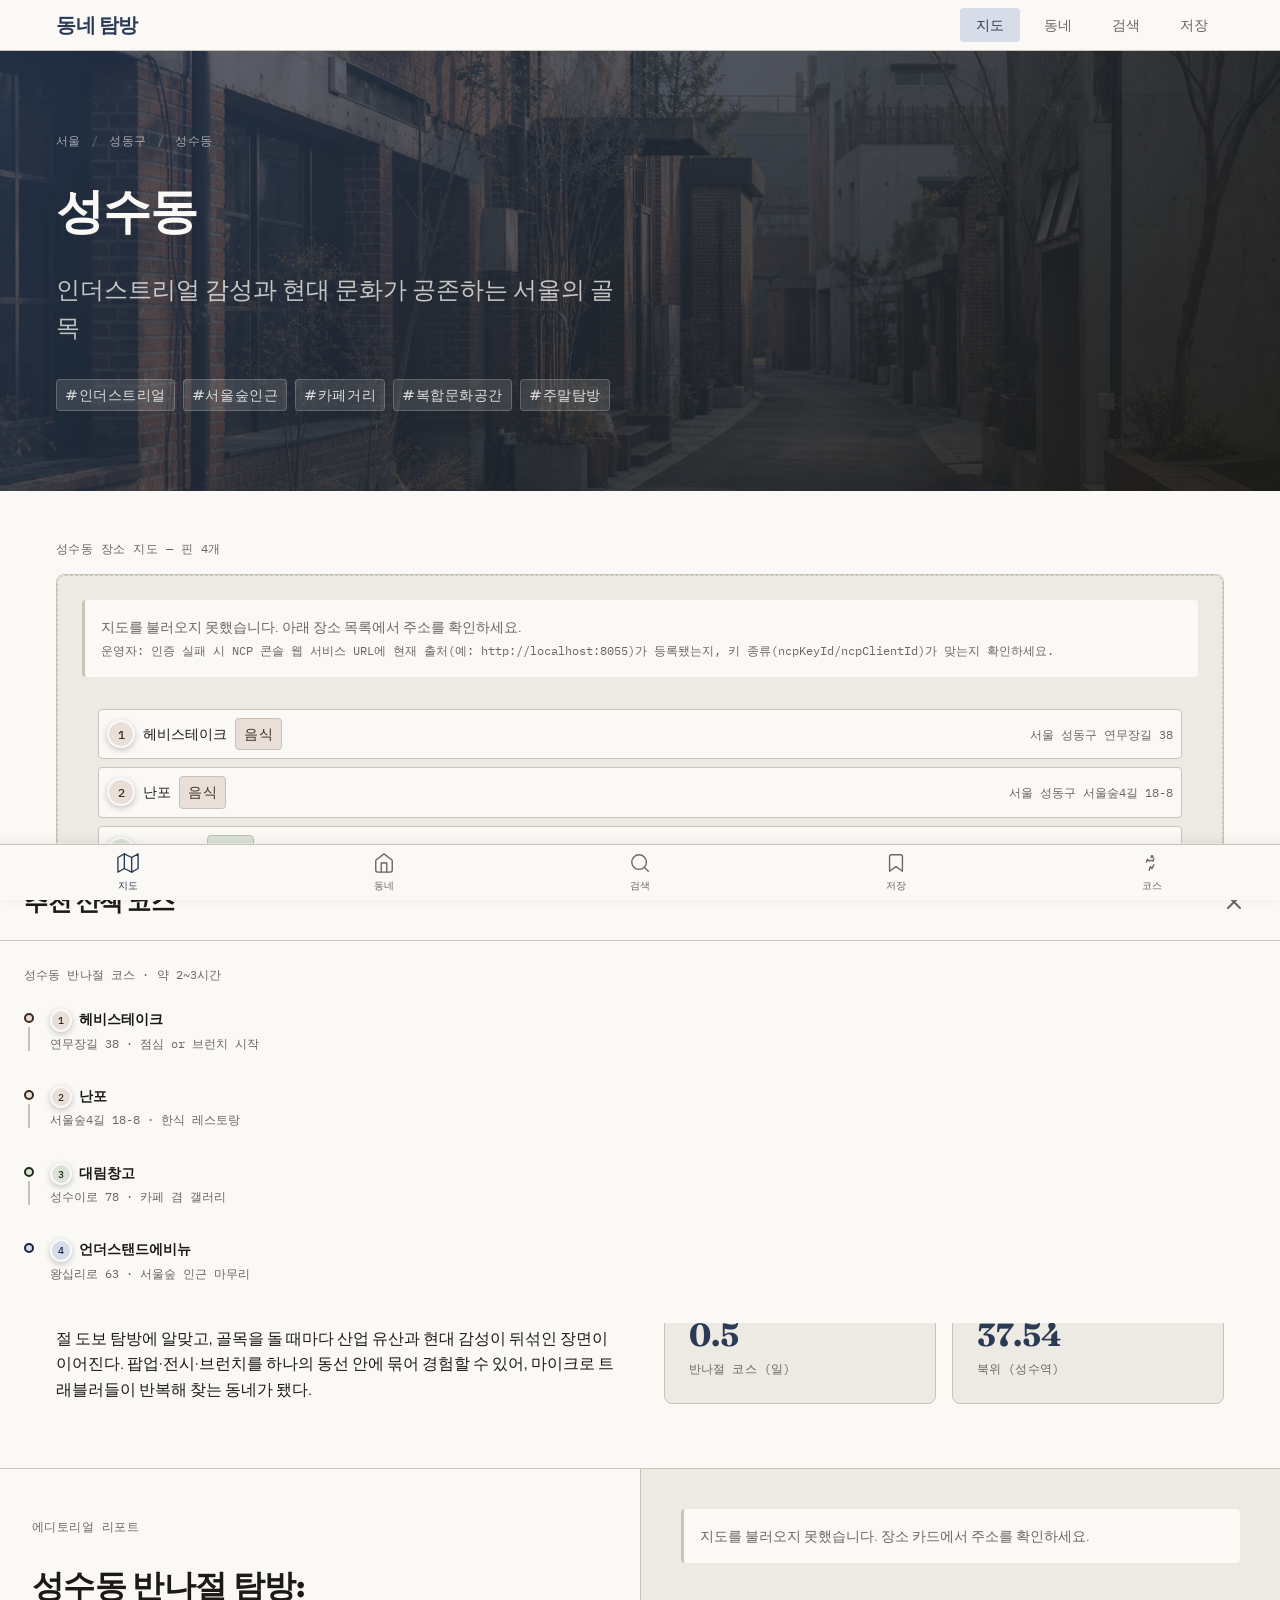
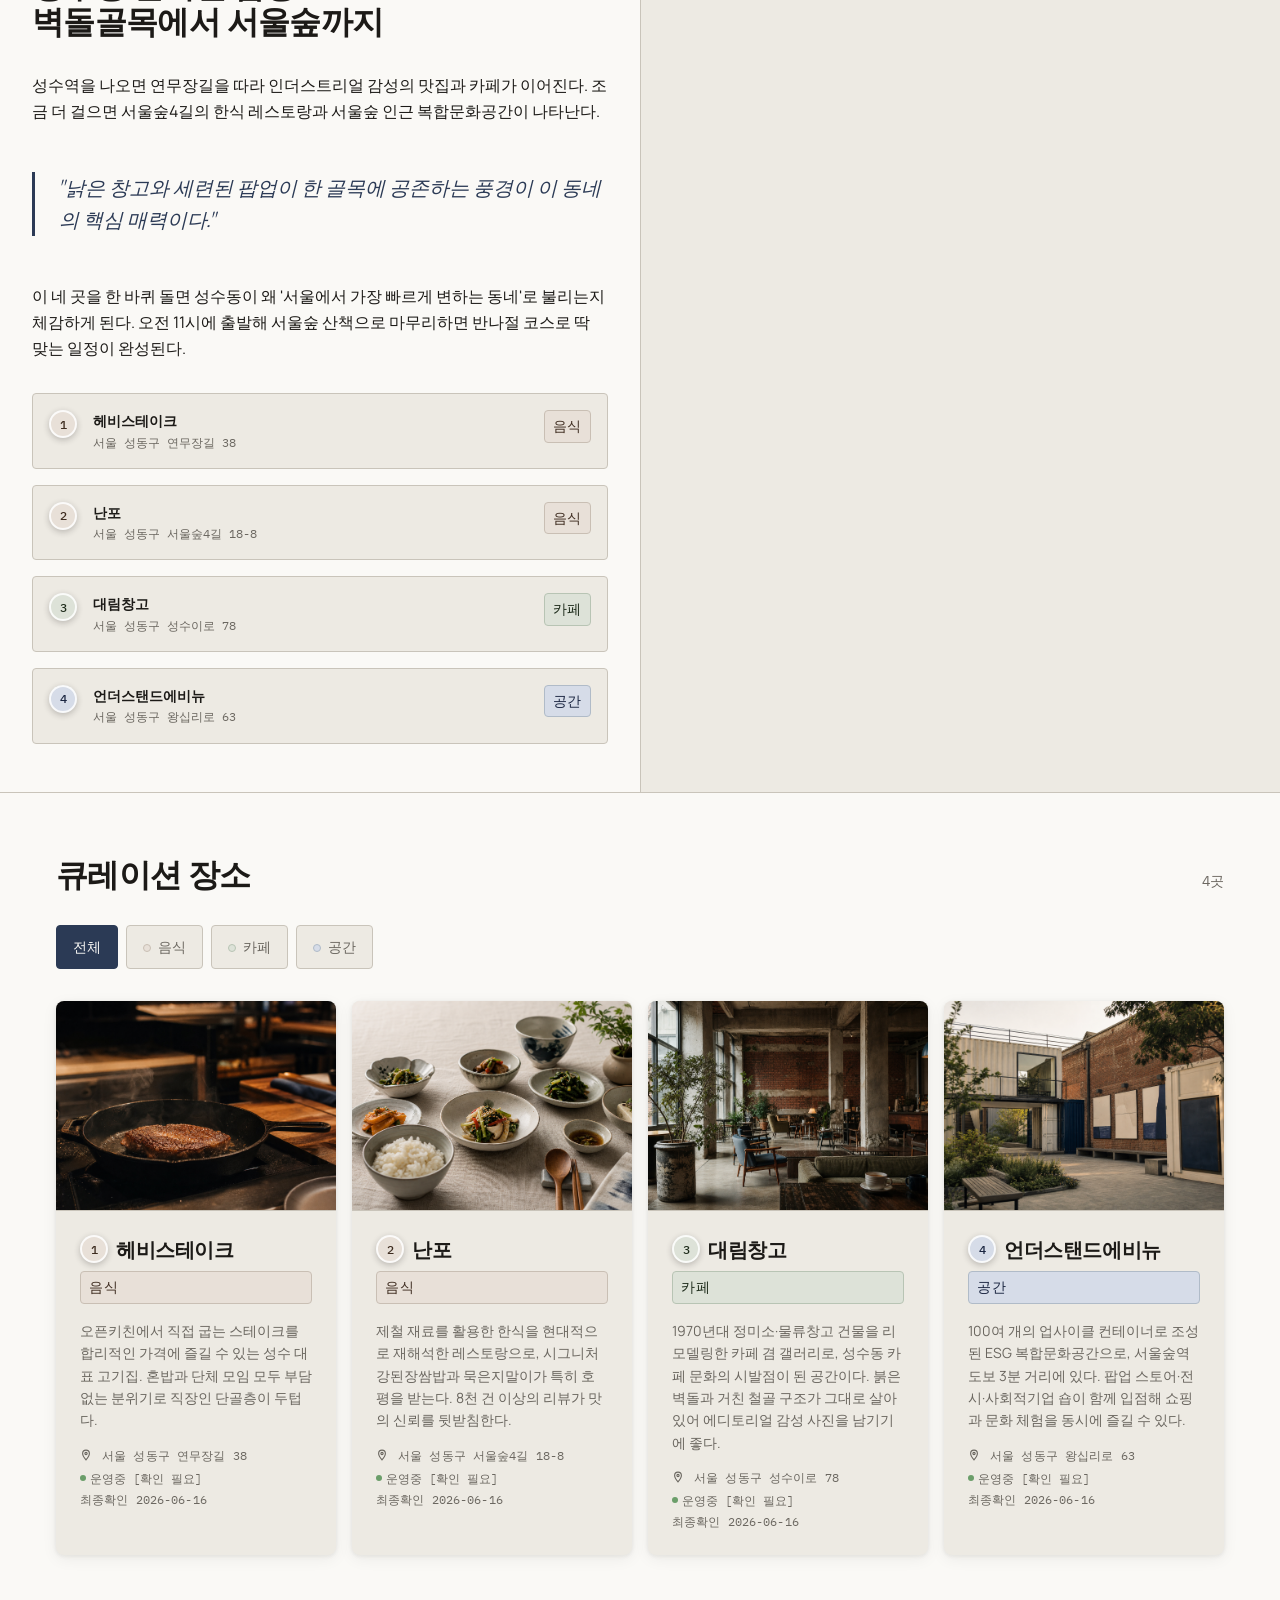
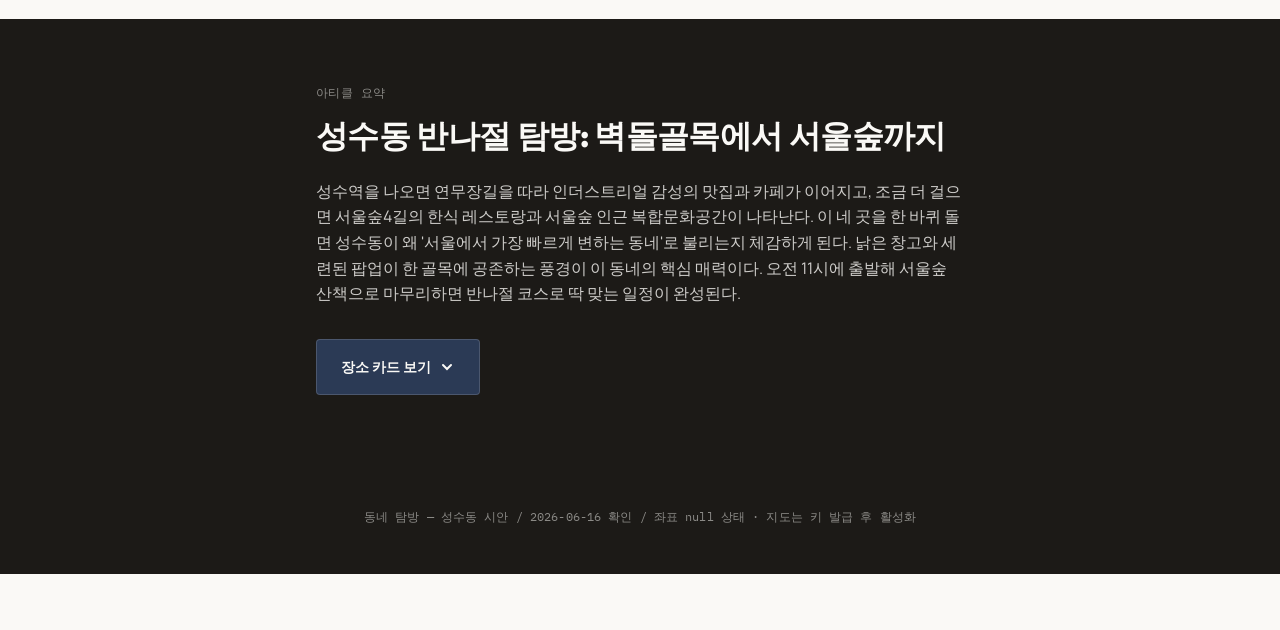
<file: artifacts/final/index.html>
<!DOCTYPE html>
<html lang="ko">
<head>
  <meta charset="UTF-8">
  <meta name="viewport" content="width=device-width, initial-scale=1.0">
  <meta name="description" content="성수동 반나절 탐방: 벽돌골목에서 서울숲까지 — 인더스트리얼 감성의 맛집·카페·복합문화공간 4곳 큐레이션">
  <title>성수동 — 동네 탐방 로컬 여행 블로그</title>

  <!-- 폰트 CDN: Fraunces · Manrope · IBM Plex Mono -->
  <link rel="preconnect" href="https://fonts.googleapis.com">
  <link rel="preconnect" href="https://fonts.gstatic.com" crossorigin>
  <link href="https://fonts.googleapis.com/css2?family=Fraunces:ital,opsz,wght@0,9..144,300;0,9..144,600;0,9..144,700;1,9..144,300&family=IBM+Plex+Mono:wght@400;500&family=Manrope:wght@400;500;600&display=swap" rel="stylesheet">

  <!--
    네이버 지도 SDK
    [사용자 게이트 G1] NCP 콘솔(https://console.ncloud.com/)에서 발급한 Client ID로
    아래 YOUR_CLIENT_ID를 교체하세요.
    - 신버전 키: ncpKeyId=발급받은_CLIENT_ID
    - 구버전 키: ncpKeyId를 ncpClientId로 변경
    [사용자 게이트 G2] NCP 콘솔 > 앱 > 서비스 환경 > 웹 서비스 URL에
    http://localhost:8000 을 등록한 뒤 정적 서버로 여세요 (file:// 불가).
  -->
  <script
    src="https://oapi.map.naver.com/openapi/v3/maps.js?ncpKeyId=i0wcwq70i3"
    onerror="window.__NMAP_FAILED=true"
  ></script>

  <style>
    /* =====================================================
       DESIGN TOKENS — :root 커스텀 프로퍼티
       출처: artifacts/design/design-tokens.md
    ===================================================== */
    :root {
      /* COLOR — Warm Neutral 5단 */
      --color-neutral-50:  #FAF9F6;
      --color-neutral-100: #EDEAE3;
      --color-neutral-300: #C9C4BA;
      --color-neutral-500: #6B6760;
      --color-neutral-900: #1C1A17;

      /* COLOR — Primary (잉크 블루) */
      --color-primary:        #2B3A55;
      --color-primary-light:  #3D5278;
      --color-primary-subtle: #D6DCE8;

      /* COLOR — 태그 3색 */
      --color-tag-food-bg:   #E8E0D8;
      --color-tag-food-fg:   #3D2B1F;
      --color-tag-food-border: #C9BFB4;

      --color-tag-cafe-bg:   #DDE2D8;
      --color-tag-cafe-fg:   #1F2D1C;
      --color-tag-cafe-border: #B8C4B4;

      --color-tag-space-bg:  #D6DCE8;
      --color-tag-space-fg:  #1A2540;
      --color-tag-space-border: #B0BBC8;

      --color-tag-active-bg:  #2B3A55;
      --color-tag-active-fg:  #FAF9F6;

      /* COLOR — 시맨틱 */
      --color-surface:         var(--color-neutral-50);
      --color-surface-card:    var(--color-neutral-100);
      --color-border:          var(--color-neutral-300);
      --color-text-primary:    var(--color-neutral-900);
      --color-text-secondary:  var(--color-neutral-500);
      --color-text-caption:    var(--color-neutral-500);
      --color-link:            var(--color-primary);
      --color-link-hover:      var(--color-primary-light);
      --color-fallback-bg:     var(--color-neutral-100);
      --color-fallback-border: var(--color-neutral-300);

      /* TYPOGRAPHY — 폰트 패밀리 */
      --font-display: 'Fraunces', Georgia, serif;
      --font-body:    'Manrope', system-ui, sans-serif;
      --font-data:    'IBM Plex Mono', 'Courier New', monospace;

      /* TYPOGRAPHY — 스케일 */
      --font-size-xs:   0.75rem;
      --font-size-sm:   0.875rem;
      --font-size-md:   1rem;
      --font-size-lg:   1.25rem;
      --font-size-xl:   1.5rem;
      --font-size-2xl:  2rem;
      --font-size-3xl:  2.5rem;
      --font-size-4xl:  3rem;

      /* TYPOGRAPHY — 행간 */
      --line-height-heading: 1.15;
      --line-height-body:    1.6;
      --line-height-tight:   1.25;
      --line-height-data:    1.4;

      /* TYPOGRAPHY — 자간 */
      --letter-spacing-display: -0.02em;
      --letter-spacing-body:     0em;
      --letter-spacing-label:    0.04em;
      --letter-spacing-data:     0.01em;

      /* SPACING — 8배수 그리드 */
      --space-1:   0.5rem;
      --space-2:   1rem;
      --space-3:   1.5rem;
      --space-4:   2rem;
      --space-5:   2.5rem;
      --space-6:   3rem;
      --space-8:   4rem;
      --space-10:  5rem;
      --space-12:  6rem;
      --space-16:  8rem;

      --space-card-pad:    var(--space-3);
      --space-card-gap:    var(--space-2);
      --space-section-gap: var(--space-8);
      --space-hero-pad:    var(--space-10);
      --touch-target:      2.75rem;

      /* LAYOUT */
      --grid-columns-mobile:  1;
      --grid-columns-tablet:  2;
      --grid-columns-desktop: 12;
      --breakpoint-sm:  390px;
      --breakpoint-md:  768px;
      --breakpoint-lg: 1440px;
      --split-content: 1fr;
      --split-map:     1fr;
      --max-width-text:    680px;
      --max-width-content: 1200px;
      --map-height-hero:   480px;
      --map-height-split:  100vh;
      --map-height-mini:   240px;
      --tab-bar-height: 3.5rem;

      /* BORDER RADIUS */
      --radius-sm:   0.25rem;
      --radius-md:   0.5rem;
      --radius-lg:   1rem;
      --radius-full: 9999px;

      /* SHADOW */
      --shadow-card:      0 1px 4px rgba(28,26,23,0.08), 0 4px 16px rgba(28,26,23,0.06);
      --shadow-card-hover:0 2px 8px rgba(28,26,23,0.12), 0 8px 24px rgba(28,26,23,0.10);
      --shadow-pin:       0 2px 6px rgba(28,26,23,0.24);
      --shadow-panel:     0 4px 32px rgba(28,26,23,0.12);

      /* MOTION */
      --duration-fast:   200ms;
      --duration-base:   250ms;
      --duration-slow:   300ms;
      --easing-default:  cubic-bezier(0.4,0,0.2,1);
      --easing-enter:    cubic-bezier(0,0,0.2,1);
      --easing-exit:     cubic-bezier(0.4,0,1,1);
      --easing-pin:      cubic-bezier(0.34,1.2,0.64,1);
      --scrollfade-duration: var(--duration-slow);
      --scrollfade-easing:   var(--easing-enter);
      --pin-hover-scale: 1.08;

      /* MARKER 핀 토큰 */
      --pin-size:        1.75rem;
      --pin-font-size:   var(--font-size-xs);
      --pin-font-family: var(--font-data);
      --pin-food-bg:     var(--color-tag-food-bg);
      --pin-food-fg:     var(--color-tag-food-fg);
      --pin-cafe-bg:     var(--color-tag-cafe-bg);
      --pin-cafe-fg:     var(--color-tag-cafe-fg);
      --pin-space-bg:    var(--color-tag-space-bg);
      --pin-space-fg:    var(--color-tag-space-fg);
      --pin-active-bg:   var(--color-primary);
      --pin-active-fg:   var(--color-neutral-50);
      --pin-border-width: 2px;
      --pin-border-color: rgba(255,255,255,0.85);

      /* IMAGE */
      --aspect-hero:  16/9;
      --aspect-card:   4/3;
      --aspect-thumb:  1/1;
      --aspect-banner: 3/1;
      --placeholder-bg:     var(--color-neutral-100);
      --placeholder-border: var(--color-neutral-300);

      /* Z-INDEX */
      --z-base:    0;
      --z-card:    10;
      --z-map:     20;
      --z-pin:     30;
      --z-panel:   40;
      --z-overlay: 50;
      --z-modal:   60;
      --z-tab:     70;
    }

    /* prefers-reduced-motion */
    @media (prefers-reduced-motion: reduce) {
      :root {
        --duration-fast:       0ms;
        --duration-base:       0ms;
        --duration-slow:       0ms;
        --scrollfade-duration: 0ms;
        --pin-hover-scale:     1;
      }
      html { scroll-behavior: auto; }
      .scroll-fade,
      .scroll-pan {
        opacity: 1 !important;
        transform: none !important;
        transition: none !important;
      }
      .map-pin { transition: none !important; }
      .map-pin:hover, .map-pin:focus { transform: none !important; }
    }

    /* =====================================================
       RESET & BASE
    ===================================================== */
    *, *::before, *::after { box-sizing: border-box; margin: 0; padding: 0; }

    html {
      font-size: 100%;
      scroll-behavior: smooth;
    }

    body {
      font-family: var(--font-body);
      font-size: var(--font-size-md);
      line-height: var(--line-height-body);
      color: var(--color-text-primary);
      background: var(--color-surface);
      min-height: 100dvh;
      padding-bottom: var(--tab-bar-height);
    }

    img { display: block; max-width: 100%; height: auto; }
    a { color: var(--color-link); text-decoration: underline; }
    a:hover { color: var(--color-link-hover); }
    button { cursor: pointer; border: none; background: none; font: inherit; }
    ul, ol { list-style: none; }

    /* =====================================================
       SKIP LINK (접근성)
    ===================================================== */
    .skip-link {
      position: absolute;
      top: -100%;
      left: var(--space-2);
      padding: var(--space-1) var(--space-2);
      background: var(--color-primary);
      color: var(--color-neutral-50);
      border-radius: var(--radius-sm);
      font-family: var(--font-body);
      font-size: var(--font-size-sm);
      z-index: var(--z-modal);
      transition: top var(--duration-fast) var(--easing-enter);
    }
    .skip-link:focus { top: var(--space-2); }

    /* =====================================================
       TYPOGRAPHY HELPERS
    ===================================================== */
    .display-title {
      font-family: var(--font-display);
      font-weight: 700;
      letter-spacing: var(--letter-spacing-display);
      line-height: var(--line-height-heading);
    }
    .section-heading {
      font-family: var(--font-display);
      font-size: var(--font-size-2xl);
      font-weight: 600;
      letter-spacing: var(--letter-spacing-display);
      line-height: var(--line-height-heading);
      color: var(--color-text-primary);
    }
    .body-text {
      font-family: var(--font-body);
      font-size: var(--font-size-md);
      line-height: var(--line-height-body);
      color: var(--color-text-primary);
    }
    .caption {
      font-family: var(--font-data);
      font-size: var(--font-size-xs);
      color: var(--color-text-caption);
      line-height: var(--line-height-data);
      letter-spacing: var(--letter-spacing-data);
    }

    /* =====================================================
       TAG BADGE
    ===================================================== */
    .tag {
      display: inline-flex;
      align-items: center;
      gap: var(--space-1);
      padding: calc(var(--space-1) * 0.5) var(--space-1);
      border-radius: var(--radius-sm);
      font-family: var(--font-body);
      font-size: var(--font-size-sm);
      letter-spacing: var(--letter-spacing-label);
      border: 1px solid transparent;
      font-weight: 500;
      white-space: nowrap;
      transition:
        background var(--duration-fast) var(--easing-default),
        color var(--duration-fast) var(--easing-default);
    }
    .tag--food  { background: var(--color-tag-food-bg);  color: var(--color-tag-food-fg);  border-color: var(--color-tag-food-border); }
    .tag--cafe  { background: var(--color-tag-cafe-bg);  color: var(--color-tag-cafe-fg);  border-color: var(--color-tag-cafe-border); }
    .tag--space { background: var(--color-tag-space-bg); color: var(--color-tag-space-fg); border-color: var(--color-tag-space-border); }
    .tag--neutral {
      background: var(--color-neutral-100);
      color: var(--color-neutral-500);
      border-color: var(--color-neutral-300);
    }
    .tag--active,
    .tag[aria-pressed="true"] {
      background: var(--color-tag-active-bg);
      color: var(--color-tag-active-fg);
      border-color: var(--color-tag-active-bg);
    }

    /* =====================================================
       MAP PIN (핀 마커)
    ===================================================== */
    .map-pin {
      width: var(--pin-size);
      height: var(--pin-size);
      border-radius: var(--radius-full);
      border: var(--pin-border-width) solid var(--pin-border-color);
      display: flex;
      align-items: center;
      justify-content: center;
      font-family: var(--pin-font-family);
      font-size: var(--pin-font-size);
      font-weight: 500;
      box-shadow: var(--shadow-pin);
      cursor: pointer;
      transition: transform var(--duration-base) var(--easing-pin);
      user-select: none;
      flex-shrink: 0;
    }
    .map-pin:hover,
    .map-pin:focus { transform: scale(var(--pin-hover-scale)); outline: 2px solid var(--color-primary); outline-offset: 2px; }
    .map-pin--food  { background: var(--pin-food-bg);  color: var(--pin-food-fg); }
    .map-pin--cafe  { background: var(--pin-cafe-bg);  color: var(--pin-cafe-fg); }
    .map-pin--space { background: var(--pin-space-bg); color: var(--pin-space-fg); }
    .map-pin--active { background: var(--pin-active-bg); color: var(--pin-active-fg); }

    /* =====================================================
       PLACE CARD
    ===================================================== */
    .place-card {
      background: var(--color-surface-card);
      border-radius: var(--radius-md);
      box-shadow: var(--shadow-card);
      overflow: hidden;
      transition:
        box-shadow var(--duration-base) var(--easing-default),
        transform  var(--duration-base) var(--easing-default);
      display: flex;
      flex-direction: column;
    }
    .place-card:hover {
      box-shadow: var(--shadow-card-hover);
      transform: translateY(-2px);
    }
    .place-card.is-active {
      outline: 2px solid var(--color-primary);
      outline-offset: 2px;
    }

    .place-card__image {
      aspect-ratio: var(--aspect-card);
      background: var(--placeholder-bg);
      border-bottom: 1px solid var(--placeholder-border);
      display: flex;
      align-items: center;
      justify-content: center;
      position: relative;
      overflow: hidden;
    }
    .place-card__photo {
      width: 100%;
      height: 100%;
      object-fit: cover;
      display: block;
    }
    .place-card__image-placeholder {
      display: flex;
      flex-direction: column;
      align-items: center;
      gap: var(--space-1);
      color: var(--color-neutral-300);
    }
    .place-card__image-placeholder svg { opacity: 0.5; }
    .place-card__image-placeholder span {
      font-family: var(--font-data);
      font-size: var(--font-size-xs);
      color: var(--color-neutral-300);
    }

    .place-card__body {
      padding: var(--space-card-pad);
      display: flex;
      flex-direction: column;
      gap: var(--space-1);
      flex: 1;
    }
    .place-card__header {
      display: flex;
      align-items: center;
      gap: var(--space-1);
    }
    .place-card__number {
      font-family: var(--font-data);
      font-size: var(--font-size-xs);
      font-weight: 500;
      border-radius: var(--radius-full);
      width: var(--pin-size);
      height: var(--pin-size);
      display: flex;
      align-items: center;
      justify-content: center;
      flex-shrink: 0;
      border: var(--pin-border-width) solid var(--pin-border-color);
      box-shadow: var(--shadow-pin);
    }
    .place-card--food  .place-card__number { background: var(--pin-food-bg);  color: var(--pin-food-fg); }
    .place-card--cafe  .place-card__number { background: var(--pin-cafe-bg);  color: var(--pin-cafe-fg); }
    .place-card--space .place-card__number { background: var(--pin-space-bg); color: var(--pin-space-fg); }

    .place-card__name {
      font-family: var(--font-display);
      font-size: var(--font-size-lg);
      font-weight: 600;
      line-height: var(--line-height-heading);
      color: var(--color-text-primary);
      letter-spacing: var(--letter-spacing-display);
    }
    .place-card__blurb {
      font-family: var(--font-body);
      font-size: var(--font-size-sm);
      line-height: var(--line-height-body);
      color: var(--color-text-secondary);
      margin-top: var(--space-1);
    }
    .place-card__meta {
      margin-top: var(--space-1);
      display: flex;
      flex-direction: column;
      gap: 0.25rem;
    }
    .place-card__address,
    .place-card__date {
      font-family: var(--font-data);
      font-size: var(--font-size-xs);
      color: var(--color-text-secondary);
      line-height: var(--line-height-data);
      letter-spacing: var(--letter-spacing-data);
    }
    .place-card__status {
      display: inline-flex;
      align-items: center;
      gap: 0.25rem;
      font-family: var(--font-data);
      font-size: var(--font-size-xs);
      color: var(--color-text-secondary);
    }
    .place-card__status::before {
      content: '';
      display: inline-block;
      width: 6px;
      height: 6px;
      border-radius: 50%;
      background: #6B9E6A;
      flex-shrink: 0;
    }

    /* =====================================================
       LAYOUT — 컨테이너
    ===================================================== */
    .container {
      width: 100%;
      max-width: var(--max-width-content);
      margin-inline: auto;
      padding-inline: var(--space-2);
    }

    /* =====================================================
       SITE HEADER
    ===================================================== */
    .site-header {
      background: var(--color-surface);
      border-bottom: 1px solid var(--color-border);
      position: sticky;
      top: 0;
      z-index: var(--z-panel);
      padding-block: var(--space-1);
    }
    .site-header__inner {
      display: flex;
      align-items: center;
      justify-content: space-between;
      gap: var(--space-2);
    }
    .site-header__logo {
      font-family: var(--font-display);
      font-size: var(--font-size-lg);
      font-weight: 700;
      color: var(--color-primary);
      text-decoration: none;
      letter-spacing: var(--letter-spacing-display);
    }
    .site-header__nav {
      display: flex;
      gap: var(--space-1);
    }
    .site-header__nav button {
      padding: calc(var(--space-1) * 0.75) var(--space-2);
      border-radius: var(--radius-sm);
      font-family: var(--font-body);
      font-size: var(--font-size-sm);
      font-weight: 500;
      color: var(--color-text-secondary);
      transition: background var(--duration-fast) var(--easing-default), color var(--duration-fast) var(--easing-default);
    }
    .site-header__nav button:hover { background: var(--color-neutral-100); color: var(--color-text-primary); }
    .site-header__nav button.is-active { background: var(--color-primary-subtle); color: var(--color-primary); }
    @media (max-width: 767px) { .site-header__nav { display: none; } }

    /* =====================================================
       HERO SECTION
    ===================================================== */
    .hero {
      background-color: var(--color-neutral-900);
      background-image: url('assets/hero.png');
      background-size: cover;
      background-position: center;
      color: var(--color-neutral-50);
      padding-block: var(--space-hero-pad);
      position: relative;
      overflow: hidden;
    }
    .hero::before {
      content: '';
      position: absolute;
      inset: 0;
      background: linear-gradient(135deg, rgba(43,58,85,0.72) 0%, rgba(28,26,23,0.86) 100%);
      z-index: 1;
    }
    .hero__bg-texture {
      position: absolute;
      inset: 0;
      background-image:
        repeating-linear-gradient(0deg, transparent, transparent 60px, rgba(255,255,255,0.015) 60px, rgba(255,255,255,0.015) 61px),
        repeating-linear-gradient(90deg, transparent, transparent 60px, rgba(255,255,255,0.015) 60px, rgba(255,255,255,0.015) 61px);
      z-index: 0;
    }
    .hero__inner {
      position: relative;
      z-index: 2;
      display: flex;
      flex-direction: column;
      gap: var(--space-4);
    }
    .hero__breadcrumb {
      font-family: var(--font-data);
      font-size: var(--font-size-xs);
      color: rgba(250,249,246,0.6);
      letter-spacing: var(--letter-spacing-label);
      text-transform: uppercase;
    }
    .hero__breadcrumb span + span::before {
      content: ' / ';
      margin-inline: 0.25em;
      opacity: 0.5;
    }
    .hero__title {
      font-size: var(--font-size-4xl);
      color: var(--color-neutral-50);
    }
    @media (max-width: 767px) { .hero__title { font-size: var(--font-size-3xl); } }
    @media (max-width: 389px) { .hero__title { font-size: var(--font-size-2xl); } }

    .hero__subtitle {
      font-family: var(--font-body);
      font-size: var(--font-size-xl);
      font-weight: 300;
      color: rgba(250,249,246,0.75);
      line-height: var(--line-height-body);
      max-width: 560px;
    }
    .hero__tags {
      display: flex;
      flex-wrap: wrap;
      gap: var(--space-1);
    }
    .hero__tags .tag--neutral {
      background: rgba(250,249,246,0.12);
      color: rgba(250,249,246,0.85);
      border-color: rgba(250,249,246,0.2);
    }

    /* =====================================================
       INTRO MAP (히어로 하단 지도 패널)
    ===================================================== */
    .intro-map-section {
      background: var(--color-surface);
      border-bottom: 1px solid var(--color-border);
    }
    .intro-map-section__inner {
      padding-block: var(--space-6);
    }
    .intro-map-section__label {
      font-family: var(--font-data);
      font-size: var(--font-size-xs);
      color: var(--color-text-secondary);
      letter-spacing: var(--letter-spacing-label);
      text-transform: uppercase;
      margin-bottom: var(--space-2);
    }
    .intro-map-wrapper {
      position: relative;
      border-radius: var(--radius-md);
      overflow: hidden;
      border: 1px solid var(--color-border);
    }
    #hero-map {
      width: 100%;
      height: var(--map-height-hero);
    }
    #hero-map-fallback {
      display: none;
      width: 100%;
      height: var(--map-height-hero);
      background: var(--color-fallback-bg);
      border: 1px dashed var(--color-fallback-border);
      border-radius: var(--radius-md);
      padding: var(--space-3);
    }
    #hero-map-fallback.is-visible { display: block; }
    .map-fallback__notice {
      font-family: var(--font-body);
      font-size: var(--font-size-sm);
      color: var(--color-text-secondary);
      margin-bottom: var(--space-2);
      padding: var(--space-2);
      background: var(--color-neutral-50);
      border-radius: var(--radius-sm);
      border-left: 3px solid var(--color-neutral-300);
    }
    .map-fallback__list {
      display: flex;
      flex-direction: column;
      gap: var(--space-1);
      padding: var(--space-2);
    }
    .map-fallback__item {
      display: flex;
      align-items: center;
      gap: var(--space-1);
      padding: var(--space-1);
      background: var(--color-neutral-50);
      border-radius: var(--radius-sm);
      border: 1px solid var(--color-border);
    }
    .map-fallback__name {
      font-family: var(--font-body);
      font-size: var(--font-size-sm);
      font-weight: 500;
      color: var(--color-text-primary);
    }
    .map-fallback__address {
      font-family: var(--font-data);
      font-size: var(--font-size-xs);
      color: var(--color-text-secondary);
      margin-left: auto;
    }

    /* =====================================================
       NEIGHBORHOOD INTRO
    ===================================================== */
    .neighborhood-intro {
      padding-block: var(--space-8);
      background: var(--color-surface);
    }
    .neighborhood-intro__grid {
      display: grid;
      grid-template-columns: 1fr;
      gap: var(--space-6);
    }
    @media (min-width: 768px) {
      .neighborhood-intro__grid {
        grid-template-columns: 1fr 1fr;
        align-items: start;
      }
    }
    .neighborhood-intro__eyebrow {
      font-family: var(--font-data);
      font-size: var(--font-size-xs);
      color: var(--color-text-secondary);
      letter-spacing: var(--letter-spacing-label);
      text-transform: uppercase;
      margin-bottom: var(--space-2);
    }
    .neighborhood-intro__heading {
      font-size: var(--font-size-3xl);
      margin-bottom: var(--space-3);
    }
    @media (max-width: 767px) { .neighborhood-intro__heading { font-size: var(--font-size-2xl); } }
    .neighborhood-intro__body {
      font-size: var(--font-size-md);
      line-height: var(--line-height-body);
      color: var(--color-text-primary);
      max-width: var(--max-width-text);
    }
    .neighborhood-intro__stats {
      display: grid;
      grid-template-columns: 1fr 1fr;
      gap: var(--space-2);
    }
    .stat-block {
      background: var(--color-surface-card);
      border-radius: var(--radius-md);
      padding: var(--space-3);
      border: 1px solid var(--color-border);
    }
    .stat-block__value {
      font-family: var(--font-display);
      font-size: var(--font-size-2xl);
      font-weight: 700;
      color: var(--color-primary);
      line-height: 1;
    }
    .stat-block__label {
      font-family: var(--font-data);
      font-size: var(--font-size-xs);
      color: var(--color-text-secondary);
      margin-top: var(--space-1);
      letter-spacing: var(--letter-spacing-data);
    }

    /* =====================================================
       SPLIT VIEW (에디토리얼 + 지도)
    ===================================================== */
    .split-view {
      background: var(--color-surface);
      border-top: 1px solid var(--color-border);
      border-bottom: 1px solid var(--color-border);
    }
    .split-view__inner {
      display: grid;
      grid-template-columns: 1fr;
    }
    @media (min-width: 768px) {
      .split-view__inner {
        grid-template-columns: var(--split-content) var(--split-map);
        min-height: 600px;
      }
    }

    /* 좌: 에디토리얼 글 */
    .split-editorial {
      padding: var(--space-6) var(--space-4);
      max-width: var(--max-width-text);
      display: flex;
      flex-direction: column;
      gap: var(--space-4);
    }
    @media (max-width: 767px) { .split-editorial { padding: var(--space-4) var(--space-2); } }

    .editorial-eyebrow {
      font-family: var(--font-data);
      font-size: var(--font-size-xs);
      color: var(--color-text-secondary);
      letter-spacing: var(--letter-spacing-label);
      text-transform: uppercase;
    }
    .editorial-title {
      font-size: var(--font-size-2xl);
    }
    @media (max-width: 767px) { .editorial-title { font-size: var(--font-size-xl); } }
    .editorial-body {
      font-size: var(--font-size-md);
      line-height: var(--line-height-body);
      color: var(--color-text-primary);
    }
    .editorial-body p + p { margin-top: var(--space-3); }

    .editorial-highlight {
      border-left: 3px solid var(--color-primary);
      padding-left: var(--space-3);
      margin-block: var(--space-2);
    }
    .editorial-highlight p {
      font-family: var(--font-display);
      font-size: var(--font-size-lg);
      font-weight: 300;
      font-style: italic;
      color: var(--color-primary);
      line-height: var(--line-height-body);
    }

    .place-ref-list {
      display: flex;
      flex-direction: column;
      gap: var(--space-2);
    }
    .place-ref {
      display: flex;
      align-items: flex-start;
      gap: var(--space-2);
      padding: var(--space-2);
      border-radius: var(--radius-sm);
      border: 1px solid var(--color-border);
      background: var(--color-surface-card);
      cursor: pointer;
      transition: background var(--duration-fast) var(--easing-default);
      /* button 요소로 사용 시 기본 스타일 정규화 (시각 동일 유지) */
      width: 100%;
      text-align: left;
      font: inherit;
      color: inherit;
    }
    .place-ref:hover { background: var(--color-neutral-100); }
    .place-ref__info { flex: 1; min-width: 0; }
    .place-ref__name {
      font-family: var(--font-body);
      font-size: var(--font-size-sm);
      font-weight: 600;
      color: var(--color-text-primary);
    }
    .place-ref__addr {
      font-family: var(--font-data);
      font-size: var(--font-size-xs);
      color: var(--color-text-secondary);
      white-space: nowrap;
      overflow: hidden;
      text-overflow: ellipsis;
    }

    /* 우: 지도 패널 */
    .split-map {
      position: relative;
      background: var(--color-surface-card);
      border-left: 1px solid var(--color-border);
    }
    @media (max-width: 767px) {
      .split-map {
        border-left: none;
        border-top: 1px solid var(--color-border);
      }
    }
    .split-map__sticky {
      position: sticky;
      top: 57px; /* site-header 높이 */
    }
    #split-map {
      width: 100%;
      height: 600px;
    }
    @media (max-width: 767px) {
      #split-map { height: var(--map-height-mini); }
      .split-map__sticky { position: static; }
    }
    #split-map-fallback {
      display: none;
      padding: var(--space-3);
    }
    #split-map-fallback.is-visible { display: block; }

    /* =====================================================
       MOBILE MINI MAP 토글
    ===================================================== */
    .mobile-map-toggle {
      display: none;
      width: 100%;
      padding: var(--space-2) var(--space-2);
      background: var(--color-primary-subtle);
      border: none;
      border-top: 1px solid var(--color-border);
      border-bottom: 1px solid var(--color-border);
      font-family: var(--font-body);
      font-size: var(--font-size-sm);
      font-weight: 600;
      color: var(--color-primary);
      text-align: left;
      min-height: var(--touch-target);
      cursor: pointer;
      align-items: center;
      gap: var(--space-1);
    }
    @media (max-width: 767px) { .mobile-map-toggle { display: flex; } }
    .mobile-map-toggle__icon { transition: transform var(--duration-fast) var(--easing-default); }
    .mobile-map-toggle[aria-expanded="false"] .mobile-map-toggle__icon { transform: rotate(-90deg); }

    /* =====================================================
       PLACES GRID
    ===================================================== */
    .places-section {
      padding-block: var(--space-section-gap);
      background: var(--color-surface);
    }
    .places-section__header {
      display: flex;
      align-items: baseline;
      justify-content: space-between;
      flex-wrap: wrap;
      gap: var(--space-2);
      margin-bottom: var(--space-4);
    }
    .places-section__count {
      font-family: var(--font-data);
      font-size: var(--font-size-sm);
      color: var(--color-text-secondary);
    }
    .places-filter {
      display: flex;
      flex-wrap: wrap;
      gap: var(--space-1);
      margin-bottom: var(--space-4);
    }
    .filter-btn {
      padding: calc(var(--space-1) * 0.75) var(--space-2);
      border-radius: var(--radius-sm);
      font-family: var(--font-body);
      font-size: var(--font-size-sm);
      font-weight: 500;
      border: 1px solid var(--color-border);
      background: var(--color-surface-card);
      color: var(--color-text-secondary);
      min-height: var(--touch-target);
      transition:
        background var(--duration-fast) var(--easing-default),
        color var(--duration-fast) var(--easing-default),
        border-color var(--duration-fast) var(--easing-default);
    }
    .filter-btn:hover { background: var(--color-neutral-100); color: var(--color-text-primary); }
    .filter-btn.is-active { background: var(--color-primary); color: var(--color-neutral-50); border-color: var(--color-primary); }

    .places-grid {
      display: grid;
      grid-template-columns: 1fr;
      gap: var(--space-card-gap);
    }
    @media (min-width: 600px) { .places-grid { grid-template-columns: repeat(2, 1fr); } }
    @media (min-width: 1024px) { .places-grid { grid-template-columns: repeat(4, 1fr); } }

    /* =====================================================
       ARTICLE SUMMARY
    ===================================================== */
    .article-section {
      background: var(--color-neutral-900);
      color: var(--color-neutral-50);
      padding-block: var(--space-section-gap);
    }
    .article-section__inner {
      max-width: var(--max-width-text);
    }
    .article-eyebrow {
      font-family: var(--font-data);
      font-size: var(--font-size-xs);
      color: rgba(250,249,246,0.5);
      letter-spacing: var(--letter-spacing-label);
      text-transform: uppercase;
      margin-bottom: var(--space-2);
    }
    .article-title {
      font-size: var(--font-size-2xl);
      color: var(--color-neutral-50);
      margin-bottom: var(--space-3);
    }
    @media (max-width: 767px) { .article-title { font-size: var(--font-size-xl); } }
    .article-summary {
      font-family: var(--font-body);
      font-size: var(--font-size-md);
      line-height: var(--line-height-body);
      color: rgba(250,249,246,0.8);
    }
    .article-cta {
      display: inline-flex;
      align-items: center;
      gap: var(--space-1);
      margin-top: var(--space-4);
      padding: var(--space-2) var(--space-3);
      background: var(--color-primary);
      color: var(--color-neutral-50);
      border-radius: var(--radius-sm);
      font-family: var(--font-body);
      font-size: var(--font-size-sm);
      font-weight: 600;
      text-decoration: none;
      min-height: var(--touch-target);
      border: 1px solid rgba(255,255,255,0.15);
      transition: background var(--duration-fast) var(--easing-default);
    }
    .article-cta:hover { background: var(--color-primary-light); color: var(--color-neutral-50); }

    /* =====================================================
       BOTTOM TAB BAR (모바일 mock)
    ===================================================== */
    .tab-bar {
      position: fixed;
      bottom: 0;
      left: 0;
      right: 0;
      height: var(--tab-bar-height);
      background: var(--color-surface);
      border-top: 1px solid var(--color-border);
      display: flex;
      z-index: var(--z-tab);
      box-shadow: 0 -2px 12px rgba(28,26,23,0.08);
    }
    .tab-bar__item {
      flex: 1;
      display: flex;
      flex-direction: column;
      align-items: center;
      justify-content: center;
      gap: 0.2rem;
      min-height: var(--touch-target); /* 44px 터치타겟 보장 */
      font-family: var(--font-body);
      font-size: 0.625rem;
      font-weight: 500;
      color: var(--color-text-secondary);
      letter-spacing: var(--letter-spacing-label);
      text-transform: uppercase;
      border: none;
      background: none;
      cursor: pointer;
      transition: color var(--duration-fast) var(--easing-default);
    }
    .tab-bar__item:hover { color: var(--color-primary); }
    .tab-bar__item.is-active { color: var(--color-primary); }
    .tab-bar__item.is-active svg { stroke: var(--color-primary); }
    .tab-bar__icon { width: 22px; height: 22px; stroke: currentColor; fill: none; stroke-width: 1.5; stroke-linecap: round; stroke-linejoin: round; }

    /* =====================================================
       DRAWER (Explore / Search / Saved / Walks)
    ===================================================== */
    .drawer-overlay {
      position: fixed;
      inset: 0;
      background: rgba(28,26,23,0.5);
      z-index: var(--z-overlay);
      opacity: 0;
      pointer-events: none;
      transition: opacity var(--duration-slow) var(--easing-default);
    }
    .drawer-overlay.is-open { opacity: 1; pointer-events: auto; }

    .drawer {
      position: fixed;
      bottom: var(--tab-bar-height);
      left: 0;
      right: 0;
      max-height: 80dvh;
      background: var(--color-surface);
      border-radius: var(--radius-lg) var(--radius-lg) 0 0;
      z-index: var(--z-panel);
      transform: translateY(100%);
      transition: transform var(--duration-slow) var(--easing-enter);
      overflow: hidden;
      display: flex;
      flex-direction: column;
    }
    .drawer.is-open { transform: translateY(0); }

    .drawer__handle {
      width: 36px;
      height: 4px;
      background: var(--color-neutral-300);
      border-radius: var(--radius-full);
      margin: var(--space-2) auto var(--space-1);
      flex-shrink: 0;
    }
    .drawer__header {
      display: flex;
      align-items: center;
      justify-content: space-between;
      padding: var(--space-1) var(--space-3) var(--space-2);
      border-bottom: 1px solid var(--color-border);
      flex-shrink: 0;
    }
    .drawer__title {
      font-family: var(--font-display);
      font-size: var(--font-size-xl);
      font-weight: 600;
      color: var(--color-text-primary);
      letter-spacing: var(--letter-spacing-display);
    }
    .drawer__close {
      width: var(--touch-target);
      height: var(--touch-target);
      display: flex;
      align-items: center;
      justify-content: center;
      border-radius: var(--radius-full);
      color: var(--color-text-secondary);
      transition: background var(--duration-fast) var(--easing-default);
    }
    .drawer__close:hover { background: var(--color-neutral-100); }
    .drawer__body {
      overflow-y: auto;
      flex: 1;
      padding: var(--space-3);
      -webkit-overflow-scrolling: touch;
    }

    /* Drawer tabs */
    .drawer-tabs {
      display: flex;
      gap: var(--space-1);
      border-bottom: 1px solid var(--color-border);
      padding-bottom: var(--space-2);
      margin-bottom: var(--space-3);
      overflow-x: auto;
      scrollbar-width: none;
    }
    .drawer-tabs::-webkit-scrollbar { display: none; }
    .drawer-tab {
      padding: var(--space-1) var(--space-2);
      border-radius: var(--radius-sm);
      font-family: var(--font-body);
      font-size: var(--font-size-sm);
      font-weight: 500;
      color: var(--color-text-secondary);
      white-space: nowrap;
      min-height: var(--touch-target);
      transition: background var(--duration-fast) var(--easing-default), color var(--duration-fast) var(--easing-default);
      border: 1px solid transparent;
    }
    .drawer-tab:hover { background: var(--color-neutral-100); color: var(--color-text-primary); }
    .drawer-tab.is-active { background: var(--color-primary-subtle); color: var(--color-primary); border-color: var(--color-primary-subtle); }

    /* Accordion */
    .accordion { border: 1px solid var(--color-border); border-radius: var(--radius-md); overflow: hidden; }
    .accordion + .accordion { margin-top: var(--space-2); }
    .accordion__trigger {
      width: 100%;
      display: flex;
      align-items: center;
      justify-content: space-between;
      padding: var(--space-2) var(--space-3);
      background: var(--color-surface-card);
      font-family: var(--font-body);
      font-size: var(--font-size-sm);
      font-weight: 600;
      color: var(--color-text-primary);
      min-height: var(--touch-target);
      transition: background var(--duration-fast) var(--easing-default);
    }
    .accordion__trigger:hover { background: var(--color-neutral-100); }
    .accordion__icon {
      width: 18px;
      height: 18px;
      stroke: currentColor;
      fill: none;
      stroke-width: 2;
      stroke-linecap: round;
      transition: transform var(--duration-fast) var(--easing-default);
      flex-shrink: 0;
    }
    .accordion__trigger[aria-expanded="true"] .accordion__icon { transform: rotate(180deg); }
    .accordion__panel {
      display: none;
      padding: var(--space-2) var(--space-3) var(--space-3);
      background: var(--color-surface);
      border-top: 1px solid var(--color-border);
    }
    .accordion__panel.is-open { display: block; }
    .accordion__panel p {
      font-family: var(--font-body);
      font-size: var(--font-size-sm);
      color: var(--color-text-secondary);
      line-height: var(--line-height-body);
    }

    /* Search drawer */
    .search-input-wrap {
      position: relative;
      margin-bottom: var(--space-3);
    }
    .search-input {
      width: 100%;
      padding: var(--space-2) var(--space-2) var(--space-2) var(--space-5);
      border: 1px solid var(--color-border);
      border-radius: var(--radius-md);
      font-family: var(--font-body);
      font-size: var(--font-size-md);
      background: var(--color-surface-card);
      color: var(--color-text-primary);
      min-height: var(--touch-target);
      outline: none;
      transition: border-color var(--duration-fast) var(--easing-default);
    }
    .search-input:focus { border-color: var(--color-primary); }
    .search-icon {
      position: absolute;
      left: var(--space-2);
      top: 50%;
      transform: translateY(-50%);
      width: 18px;
      height: 18px;
      stroke: var(--color-text-secondary);
      fill: none;
      stroke-width: 2;
      pointer-events: none;
    }
    .search-hint {
      font-family: var(--font-data);
      font-size: var(--font-size-xs);
      color: var(--color-text-secondary);
      letter-spacing: var(--letter-spacing-data);
      padding: var(--space-4) 0;
      text-align: center;
    }

    /* Saved empty state */
    .saved-empty {
      text-align: center;
      padding: var(--space-6) var(--space-4);
    }
    .saved-empty__icon { margin-inline: auto; margin-bottom: var(--space-2); stroke: var(--color-neutral-300); }
    .saved-empty__msg { font-family: var(--font-body); font-size: var(--font-size-sm); color: var(--color-text-secondary); }

    /* Walks timeline */
    .walks-timeline { display: flex; flex-direction: column; gap: var(--space-2); }
    .walk-step {
      display: flex;
      gap: var(--space-2);
      align-items: flex-start;
    }
    .walk-step__connector {
      display: flex;
      flex-direction: column;
      align-items: center;
      flex-shrink: 0;
    }
    .walk-step__dot {
      width: 10px;
      height: 10px;
      border-radius: 50%;
      background: var(--color-primary);
      flex-shrink: 0;
      margin-top: 5px;
    }
    .walk-step__line {
      width: 2px;
      flex: 1;
      background: var(--color-border);
      min-height: 24px;
      margin-top: 4px;
    }
    .walk-step:last-child .walk-step__line { display: none; }
    .walk-step__content { flex: 1; padding-bottom: var(--space-2); }
    .walk-step__name {
      font-family: var(--font-body);
      font-size: var(--font-size-sm);
      font-weight: 600;
      color: var(--color-text-primary);
    }
    .walk-step__desc {
      font-family: var(--font-data);
      font-size: var(--font-size-xs);
      color: var(--color-text-secondary);
      margin-top: 2px;
    }

    /* =====================================================
       SCROLL FADE (애니메이션)
    ===================================================== */
    .scroll-fade {
      opacity: 0;
      transform: translateY(16px);
      transition:
        opacity   var(--scrollfade-duration) var(--scrollfade-easing),
        transform var(--scrollfade-duration) var(--scrollfade-easing);
    }
    .scroll-fade.is-visible {
      opacity: 1;
      transform: none;
    }

    /* =====================================================
       FOOTER
    ===================================================== */
    .site-footer {
      background: var(--color-neutral-900);
      color: rgba(250,249,246,0.5);
      padding: var(--space-6) var(--space-2);
      text-align: center;
    }
    .site-footer p {
      font-family: var(--font-data);
      font-size: var(--font-size-xs);
      letter-spacing: var(--letter-spacing-data);
    }
    .site-footer a { color: rgba(250,249,246,0.6); }

    /* =====================================================
       UTILITY
    ===================================================== */
    .sr-only {
      position: absolute;
      width: 1px;
      height: 1px;
      padding: 0;
      margin: -1px;
      overflow: hidden;
      clip: rect(0,0,0,0);
      white-space: nowrap;
      border: 0;
    }
    .divider {
      border: none;
      border-top: 1px solid var(--color-border);
      margin-block: var(--space-4);
    }
  </style>
</head>
<body>

<!-- ===== SKIP LINK ===== -->
<a class="skip-link" href="#main-content">본문으로 바로가기</a>

<!-- ===== SITE HEADER ===== -->
<header class="site-header" role="banner">
  <div class="container site-header__inner">
    <a class="site-header__logo" href="#" aria-label="동네 탐방 홈">동네 탐방</a>
    <nav class="site-header__nav" aria-label="주 메뉴">
      <button class="is-active" aria-current="page">지도</button>
      <button onclick="openDrawer('explore')">동네</button>
      <button onclick="openDrawer('search')">검색</button>
      <button onclick="openDrawer('saved')">저장</button>
    </nav>
  </div>
</header>

<!-- ===== MAIN ===== -->
<main id="main-content">

  <!-- ── HERO ── -->
  <section class="hero" aria-labelledby="hero-city-title">
    <div class="hero__bg-texture" aria-hidden="true"></div>
    <div class="container hero__inner">
      <p class="hero__breadcrumb" aria-label="위치 경로">
        <span>서울</span>
        <span>성동구</span>
        <span>성수동</span>
      </p>
      <h1 id="hero-city-title" class="display-title hero__title">성수동</h1>
      <p class="hero__subtitle">
        인더스트리얼 감성과 현대 문화가 공존하는 서울의 골목
      </p>
      <div class="hero__tags" role="list" aria-label="동네 태그">
        <span class="tag tag--neutral" role="listitem">#인더스트리얼</span>
        <span class="tag tag--neutral" role="listitem">#서울숲인근</span>
        <span class="tag tag--neutral" role="listitem">#카페거리</span>
        <span class="tag tag--neutral" role="listitem">#복합문화공간</span>
        <span class="tag tag--neutral" role="listitem">#주말탐방</span>
      </div>
    </div>
  </section>

  <!-- ── INTRO MAP (히어로 지도 패널) ── -->
  <section class="intro-map-section" aria-labelledby="intro-map-label">
    <div class="container intro-map-section__inner">
      <p id="intro-map-label" class="intro-map-section__label">성수동 장소 지도 — 핀 4개</p>
      <div class="intro-map-wrapper">
        <!-- 실제 지도 -->
        <div
          id="hero-map"
          aria-label="성수동 장소 지도. 4개 핀: 1 헤비스테이크, 2 난포, 3 대림창고, 4 언더스탠드에비뉴"
          role="application"
        ></div>
        <!-- 폴백 (JS가 활성화) -->
        <div
          id="hero-map-fallback"
          role="region"
          aria-label="지도를 불러올 수 없는 경우 장소 목록"
          aria-live="polite"
        >
          <p class="map-fallback__notice">
            지도를 불러오지 못했습니다. 아래 장소 목록에서 주소를 확인하세요.<br>
            <span style="font-family:var(--font-data);font-size:var(--font-size-xs);color:var(--color-text-secondary);">
              운영자: 인증 실패 시 NCP 콘솔 웹 서비스 URL에 현재 출처(예: http://localhost:8055)가 등록됐는지, 키 종류(ncpKeyId/ncpClientId)가 맞는지 확인하세요.
            </span>
          </p>
          <ol class="map-fallback__list" id="hero-fallback-list" aria-label="장소 핀 목록"></ol>
        </div>
      </div>
    </div>
  </section>

  <!-- ── NEIGHBORHOOD INTRO ── -->
  <section class="neighborhood-intro" aria-labelledby="neighborhood-heading">
    <div class="container">
      <div class="neighborhood-intro__grid">
        <div>
          <p class="neighborhood-intro__eyebrow">동네 소개</p>
          <h2 id="neighborhood-heading" class="display-title neighborhood-intro__heading">
            벽돌골목과 서울숲 사이
          </h2>
          <p class="neighborhood-intro__body">
            성수동은 오래된 공장과 구두 공방이 남긴 붉은 벽돌과 철골 사이로 감도 높은 카페·맛집·복합문화공간이 자리를 채워가는 동네다. 한강과 서울숲이 가까워 반나절 도보 탐방에 알맞고, 골목을 돌 때마다 산업 유산과 현대 감성이 뒤섞인 장면이 이어진다. 팝업·전시·브런치를 하나의 동선 안에 묶어 경험할 수 있어, 마이크로 트래블러들이 반복해 찾는 동네가 됐다.
          </p>
        </div>
        <div class="neighborhood-intro__stats" aria-label="동네 통계">
          <div class="stat-block">
            <p class="stat-block__value">4</p>
            <p class="stat-block__label">큐레이션 장소</p>
          </div>
          <div class="stat-block">
            <p class="stat-block__value">3</p>
            <p class="stat-block__label">카테고리</p>
          </div>
          <div class="stat-block">
            <p class="stat-block__value">0.5</p>
            <p class="stat-block__label">반나절 코스 (일)</p>
          </div>
          <div class="stat-block">
            <p class="stat-block__value">37.54</p>
            <p class="stat-block__label">북위 (성수역)</p>
          </div>
        </div>
      </div>
    </div>
  </section>

  <!-- ── SPLIT VIEW (에디토리얼 + 지도) ── -->
  <section class="split-view" aria-labelledby="editorial-title">
    <!-- 모바일 미니맵 토글 -->
    <button
      class="mobile-map-toggle"
      aria-expanded="true"
      aria-controls="split-map-panel"
      onclick="toggleMobileMap(this)"
    >
      <svg class="mobile-map-toggle__icon" width="16" height="16" viewBox="0 0 16 16" fill="none" stroke="currentColor" stroke-width="2" aria-hidden="true">
        <polyline points="4 6 8 10 12 6"/>
      </svg>
      지도 보기 / 숨기기
    </button>

    <div class="split-view__inner container" style="max-width:100%;padding:0;">
      <!-- 좌: 에디토리얼 -->
      <article class="split-editorial scroll-fade">
        <p class="editorial-eyebrow">에디토리얼 리포트</p>
        <h2 id="editorial-title" class="display-title editorial-title">
          성수동 반나절 탐방:<br>벽돌골목에서 서울숲까지
        </h2>

        <div class="editorial-body">
          <p>성수역을 나오면 연무장길을 따라 인더스트리얼 감성의 맛집과 카페가 이어진다. 조금 더 걸으면 서울숲4길의 한식 레스토랑과 서울숲 인근 복합문화공간이 나타난다.</p>
        </div>

        <blockquote class="editorial-highlight">
          <p>"낡은 창고와 세련된 팝업이 한 골목에 공존하는 풍경이 이 동네의 핵심 매력이다."</p>
        </blockquote>

        <div class="editorial-body">
          <p>이 네 곳을 한 바퀴 돌면 성수동이 왜 '서울에서 가장 빠르게 변하는 동네'로 불리는지 체감하게 된다. 오전 11시에 출발해 서울숲 산책으로 마무리하면 반나절 코스로 딱 맞는 일정이 완성된다.</p>
        </div>

        <!-- 장소 참조 목록 -->
        <nav class="place-ref-list" aria-label="본문 장소 참조">
          <button type="button" class="place-ref" onclick="scrollToCard(1)" aria-label="1번 장소 헤비스테이크 카드로 이동">
            <div class="map-pin map-pin--food" aria-hidden="true">1</div>
            <div class="place-ref__info">
              <p class="place-ref__name">헤비스테이크</p>
              <p class="place-ref__addr">서울 성동구 연무장길 38</p>
            </div>
            <span class="tag tag--food">음식</span>
          </button>
          <button type="button" class="place-ref" onclick="scrollToCard(2)" aria-label="2번 장소 난포 카드로 이동">
            <div class="map-pin map-pin--food" aria-hidden="true">2</div>
            <div class="place-ref__info">
              <p class="place-ref__name">난포</p>
              <p class="place-ref__addr">서울 성동구 서울숲4길 18-8</p>
            </div>
            <span class="tag tag--food">음식</span>
          </button>
          <button type="button" class="place-ref" onclick="scrollToCard(3)" aria-label="3번 장소 대림창고 카드로 이동">
            <div class="map-pin map-pin--cafe" aria-hidden="true">3</div>
            <div class="place-ref__info">
              <p class="place-ref__name">대림창고</p>
              <p class="place-ref__addr">서울 성동구 성수이로 78</p>
            </div>
            <span class="tag tag--cafe">카페</span>
          </button>
          <button type="button" class="place-ref" onclick="scrollToCard(4)" aria-label="4번 장소 언더스탠드에비뉴 카드로 이동">
            <div class="map-pin map-pin--space" aria-hidden="true">4</div>
            <div class="place-ref__info">
              <p class="place-ref__name">언더스탠드에비뉴</p>
              <p class="place-ref__addr">서울 성동구 왕십리로 63</p>
            </div>
            <span class="tag tag--space">공간</span>
          </button>
        </nav>
      </article>

      <!-- 우: 지도 패널 -->
      <div id="split-map-panel" class="split-map">
        <div class="split-map__sticky">
          <div
            id="split-map"
            aria-label="성수동 에디토리얼 지도 패널"
            role="application"
          ></div>
          <div
            id="split-map-fallback"
            role="region"
            aria-label="지도를 불러올 수 없는 경우 핀 목록"
            aria-live="polite"
          >
            <p class="map-fallback__notice" style="margin:var(--space-2);">
              지도를 불러오지 못했습니다. 장소 카드에서 주소를 확인하세요.
            </p>
          </div>
        </div>
      </div>
    </div>
  </section>

  <!-- ── PLACES GRID ── -->
  <section class="places-section" id="places" aria-labelledby="places-heading">
    <div class="container">
      <div class="places-section__header">
        <h2 id="places-heading" class="section-heading">큐레이션 장소</h2>
        <span class="places-section__count" aria-live="polite" id="places-count">4곳</span>
      </div>

      <!-- 필터 -->
      <div class="places-filter" role="group" aria-label="카테고리 필터">
        <button class="filter-btn is-active" data-filter="all" onclick="filterPlaces(this,'all')" aria-pressed="true">전체</button>
        <button class="filter-btn" data-filter="food" onclick="filterPlaces(this,'food')" aria-pressed="false">
          <span class="tag--food" style="display:inline-block;width:8px;height:8px;border-radius:50%;background:var(--color-tag-food-bg);border:1px solid var(--color-tag-food-border);vertical-align:middle;margin-right:4px;"></span>
          음식
        </button>
        <button class="filter-btn" data-filter="cafe" onclick="filterPlaces(this,'cafe')" aria-pressed="false">
          <span style="display:inline-block;width:8px;height:8px;border-radius:50%;background:var(--color-tag-cafe-bg);border:1px solid var(--color-tag-cafe-border);vertical-align:middle;margin-right:4px;"></span>
          카페
        </button>
        <button class="filter-btn" data-filter="space" onclick="filterPlaces(this,'space')" aria-pressed="false">
          <span style="display:inline-block;width:8px;height:8px;border-radius:50%;background:var(--color-tag-space-bg);border:1px solid var(--color-tag-space-border);vertical-align:middle;margin-right:4px;"></span>
          공간
        </button>
      </div>

      <!-- 카드 그리드 -->
      <div class="places-grid" id="places-grid" role="list" aria-label="장소 카드 목록">
        <!-- 카드는 JS가 렌더 -->
      </div>
    </div>
  </section>

  <!-- ── ARTICLE SUMMARY ── -->
  <section class="article-section" aria-labelledby="article-heading">
    <div class="container article-section__inner">
      <p class="article-eyebrow">아티클 요약</p>
      <h2 id="article-heading" class="display-title article-title">
        성수동 반나절 탐방: 벽돌골목에서 서울숲까지
      </h2>
      <p class="article-summary">
        성수역을 나오면 연무장길을 따라 인더스트리얼 감성의 맛집과 카페가 이어지고, 조금 더 걸으면 서울숲4길의 한식 레스토랑과 서울숲 인근 복합문화공간이 나타난다. 이 네 곳을 한 바퀴 돌면 성수동이 왜 '서울에서 가장 빠르게 변하는 동네'로 불리는지 체감하게 된다. 낡은 창고와 세련된 팝업이 한 골목에 공존하는 풍경이 이 동네의 핵심 매력이다. 오전 11시에 출발해 서울숲 산책으로 마무리하면 반나절 코스로 딱 맞는 일정이 완성된다.
      </p>
      <a href="#places" class="article-cta">
        장소 카드 보기
        <svg width="16" height="16" viewBox="0 0 16 16" fill="none" stroke="currentColor" stroke-width="2" stroke-linecap="round" aria-hidden="true">
          <polyline points="4 6 8 10 12 6"/>
        </svg>
      </a>
    </div>
  </section>

</main>

<!-- ===== FOOTER ===== -->
<footer class="site-footer" role="contentinfo">
  <p>동네 탐방 — 성수동 시안 / 2026-06-16 확인 / 좌표 null 상태 · 지도는 키 발급 후 활성화</p>
</footer>

<!-- ===== DRAWER OVERLAY ===== -->
<div class="drawer-overlay" id="drawer-overlay" aria-hidden="true" onclick="closeDrawer()"></div>

<!-- ===== DRAWER: Explore (동네 탐색) ===== -->
<div
  class="drawer"
  id="drawer-explore"
  role="dialog"
  aria-modal="true"
  aria-labelledby="drawer-explore-title"
  hidden
>
  <div class="drawer__handle" aria-hidden="true"></div>
  <div class="drawer__header">
    <h2 id="drawer-explore-title" class="drawer__title">동네 탐색</h2>
    <button class="drawer__close" onclick="closeDrawer()" aria-label="닫기">
      <svg width="20" height="20" viewBox="0 0 20 20" fill="none" stroke="currentColor" stroke-width="2" stroke-linecap="round" aria-hidden="true">
        <line x1="4" y1="4" x2="16" y2="16"/><line x1="16" y1="4" x2="4" y2="16"/>
      </svg>
    </button>
  </div>
  <div class="drawer__body">
    <!-- 탭 -->
    <div class="drawer-tabs" role="tablist" aria-label="탐색 탭">
      <button class="drawer-tab is-active" role="tab" aria-selected="true" onclick="switchDrawerTab(this,'explore-cluster')">클러스터</button>
      <button class="drawer-tab" role="tab" aria-selected="false" onclick="switchDrawerTab(this,'explore-boundary')">경계</button>
      <button class="drawer-tab" role="tab" aria-selected="false" onclick="switchDrawerTab(this,'explore-filter')">필터</button>
    </div>
    <!-- 클러스터 탭 패널 -->
    <div id="explore-cluster" role="tabpanel">
      <div class="accordion">
        <button class="accordion__trigger" aria-expanded="true" onclick="toggleAccordion(this)">
          성수동 장소 클러스터
          <svg class="accordion__icon" viewBox="0 0 20 20"><polyline points="5 8 10 13 15 8"/></svg>
        </button>
        <div class="accordion__panel is-open">
          <p>4개 핀이 성수동 전역에 분포합니다. 지도에서 핀을 클릭하면 해당 장소 카드로 이동합니다.</p>
          <div style="display:flex;flex-wrap:wrap;gap:var(--space-1);margin-top:var(--space-2);">
            <span class="tag tag--food">음식 2곳</span>
            <span class="tag tag--cafe">카페 1곳</span>
            <span class="tag tag--space">공간 1곳</span>
          </div>
        </div>
      </div>
      <div class="accordion" style="margin-top:var(--space-2);">
        <button class="accordion__trigger" aria-expanded="false" onclick="toggleAccordion(this)">
          주변 동네
          <svg class="accordion__icon" viewBox="0 0 20 20"><polyline points="5 8 10 13 15 8"/></svg>
        </button>
        <div class="accordion__panel">
          <p>서울숲 · 뚝섬 · 왕십리 · 건대입구 — 도보 또는 자전거로 이동 가능한 인근 동네입니다.</p>
        </div>
      </div>
    </div>
    <!-- 경계 탭 패널 -->
    <div id="explore-boundary" role="tabpanel" hidden>
      <p style="font-family:var(--font-body);font-size:var(--font-size-sm);color:var(--color-text-secondary);line-height:var(--line-height-body);">
        성동구 성수동1가·2가, 왕십리2동 일부. 서울숲역(분당선) ~ 성수역(2호선) 사이 도보권.
      </p>
    </div>
    <!-- 필터 탭 패널 -->
    <div id="explore-filter" role="tabpanel" hidden>
      <div class="places-filter" role="group" aria-label="카테고리 필터">
        <button class="filter-btn is-active" onclick="filterPlaces(this,'all');closeDrawer();" aria-pressed="true">전체</button>
        <button class="filter-btn" onclick="filterPlaces(this,'food');closeDrawer();" aria-pressed="false">음식</button>
        <button class="filter-btn" onclick="filterPlaces(this,'cafe');closeDrawer();" aria-pressed="false">카페</button>
        <button class="filter-btn" onclick="filterPlaces(this,'space');closeDrawer();" aria-pressed="false">공간</button>
      </div>
    </div>
  </div>
</div>

<!-- ===== DRAWER: Search (검색) ===== -->
<div
  class="drawer"
  id="drawer-search"
  role="dialog"
  aria-modal="true"
  aria-labelledby="drawer-search-title"
  hidden
>
  <div class="drawer__handle" aria-hidden="true"></div>
  <div class="drawer__header">
    <h2 id="drawer-search-title" class="drawer__title">장소 검색</h2>
    <button class="drawer__close" onclick="closeDrawer()" aria-label="닫기">
      <svg width="20" height="20" viewBox="0 0 20 20" fill="none" stroke="currentColor" stroke-width="2" stroke-linecap="round" aria-hidden="true">
        <line x1="4" y1="4" x2="16" y2="16"/><line x1="16" y1="4" x2="4" y2="16"/>
      </svg>
    </button>
  </div>
  <div class="drawer__body">
    <div class="search-input-wrap">
      <svg class="search-icon" viewBox="0 0 20 20" aria-hidden="true">
        <circle cx="8.5" cy="8.5" r="5.5"/><line x1="12.5" y1="12.5" x2="18" y2="18"/>
      </svg>
      <input
        class="search-input"
        type="search"
        placeholder="장소명·카테고리·주소 검색"
        aria-label="장소 검색"
        id="search-input"
        oninput="handleSearch(this.value)"
      >
    </div>
    <div id="search-results">
      <p class="search-hint">검색어를 입력하면 장소를 찾아드립니다.</p>
    </div>
  </div>
</div>

<!-- ===== DRAWER: Saved (저장) ===== -->
<div
  class="drawer"
  id="drawer-saved"
  role="dialog"
  aria-modal="true"
  aria-labelledby="drawer-saved-title"
  hidden
>
  <div class="drawer__handle" aria-hidden="true"></div>
  <div class="drawer__header">
    <h2 id="drawer-saved-title" class="drawer__title">저장한 장소</h2>
    <button class="drawer__close" onclick="closeDrawer()" aria-label="닫기">
      <svg width="20" height="20" viewBox="0 0 20 20" fill="none" stroke="currentColor" stroke-width="2" stroke-linecap="round" aria-hidden="true">
        <line x1="4" y1="4" x2="16" y2="16"/><line x1="16" y1="4" x2="4" y2="16"/>
      </svg>
    </button>
  </div>
  <div class="drawer__body">
    <div class="saved-empty" aria-live="polite">
      <svg class="saved-empty__icon" width="48" height="48" viewBox="0 0 48 48" fill="none" stroke-width="1.5" aria-hidden="true">
        <path d="M12 6h24a2 2 0 0 1 2 2v32l-14-8L10 40V8a2 2 0 0 1 2-2z"/>
      </svg>
      <p class="saved-empty__msg">아직 저장한 장소가 없습니다.<br>장소 카드의 북마크 아이콘을 눌러 저장하세요.</p>
    </div>
  </div>
</div>

<!-- ===== DRAWER: Walks (산책 코스) ===== -->
<div
  class="drawer"
  id="drawer-walks"
  role="dialog"
  aria-modal="true"
  aria-labelledby="drawer-walks-title"
  hidden
>
  <div class="drawer__handle" aria-hidden="true"></div>
  <div class="drawer__header">
    <h2 id="drawer-walks-title" class="drawer__title">추천 산책 코스</h2>
    <button class="drawer__close" onclick="closeDrawer()" aria-label="닫기">
      <svg width="20" height="20" viewBox="0 0 20 20" fill="none" stroke="currentColor" stroke-width="2" stroke-linecap="round" aria-hidden="true">
        <line x1="4" y1="4" x2="16" y2="16"/><line x1="16" y1="4" x2="4" y2="16"/>
      </svg>
    </button>
  </div>
  <div class="drawer__body">
    <p style="font-family:var(--font-data);font-size:var(--font-size-xs);color:var(--color-text-secondary);margin-bottom:var(--space-3);letter-spacing:var(--letter-spacing-data);">성수동 반나절 코스 · 약 2~3시간</p>
    <div class="walks-timeline" role="list" aria-label="산책 코스 단계">
      <div class="walk-step" role="listitem">
        <div class="walk-step__connector" aria-hidden="true">
          <div class="walk-step__dot" style="background:var(--pin-food-bg);border:2px solid var(--pin-food-fg);"></div>
          <div class="walk-step__line"></div>
        </div>
        <div class="walk-step__content">
          <p class="walk-step__name"><span class="map-pin map-pin--food" style="display:inline-flex;width:1.4rem;height:1.4rem;font-size:0.65rem;margin-right:0.4rem;" aria-hidden="true">1</span>헤비스테이크</p>
          <p class="walk-step__desc">연무장길 38 · 점심 or 브런치 시작</p>
        </div>
      </div>
      <div class="walk-step" role="listitem">
        <div class="walk-step__connector" aria-hidden="true">
          <div class="walk-step__dot" style="background:var(--pin-food-bg);border:2px solid var(--pin-food-fg);"></div>
          <div class="walk-step__line"></div>
        </div>
        <div class="walk-step__content">
          <p class="walk-step__name"><span class="map-pin map-pin--food" style="display:inline-flex;width:1.4rem;height:1.4rem;font-size:0.65rem;margin-right:0.4rem;" aria-hidden="true">2</span>난포</p>
          <p class="walk-step__desc">서울숲4길 18-8 · 한식 레스토랑</p>
        </div>
      </div>
      <div class="walk-step" role="listitem">
        <div class="walk-step__connector" aria-hidden="true">
          <div class="walk-step__dot" style="background:var(--pin-cafe-bg);border:2px solid var(--pin-cafe-fg);"></div>
          <div class="walk-step__line"></div>
        </div>
        <div class="walk-step__content">
          <p class="walk-step__name"><span class="map-pin map-pin--cafe" style="display:inline-flex;width:1.4rem;height:1.4rem;font-size:0.65rem;margin-right:0.4rem;" aria-hidden="true">3</span>대림창고</p>
          <p class="walk-step__desc">성수이로 78 · 카페 겸 갤러리</p>
        </div>
      </div>
      <div class="walk-step" role="listitem">
        <div class="walk-step__connector" aria-hidden="true">
          <div class="walk-step__dot" style="background:var(--pin-space-bg);border:2px solid var(--pin-space-fg);"></div>
          <div class="walk-step__line"></div>
        </div>
        <div class="walk-step__content">
          <p class="walk-step__name"><span class="map-pin map-pin--space" style="display:inline-flex;width:1.4rem;height:1.4rem;font-size:0.65rem;margin-right:0.4rem;" aria-hidden="true">4</span>언더스탠드에비뉴</p>
          <p class="walk-step__desc">왕십리로 63 · 서울숲 인근 마무리</p>
        </div>
      </div>
    </div>
  </div>
</div>

<!-- ===== BOTTOM TAB BAR ===== -->
<nav class="tab-bar" aria-label="하단 탭 메뉴" role="navigation">
  <button class="tab-bar__item is-active" aria-label="지도" onclick="activateTab(this)" aria-pressed="true">
    <svg class="tab-bar__icon" viewBox="0 0 24 24" aria-hidden="true">
      <polygon points="1 6 1 22 8 18 16 22 23 18 23 2 16 6 8 2 1 6"/>
      <line x1="8" y1="2" x2="8" y2="18"/>
      <line x1="16" y1="6" x2="16" y2="22"/>
    </svg>
    <span>지도</span>
  </button>
  <button class="tab-bar__item" aria-label="동네 탐색" onclick="activateTab(this);openDrawer('explore')" aria-pressed="false">
    <svg class="tab-bar__icon" viewBox="0 0 24 24" aria-hidden="true">
      <path d="M3 9l9-7 9 7v11a2 2 0 0 1-2 2H5a2 2 0 0 1-2-2z"/>
      <polyline points="9 22 9 12 15 12 15 22"/>
    </svg>
    <span>동네</span>
  </button>
  <button class="tab-bar__item" aria-label="검색" onclick="activateTab(this);openDrawer('search')" aria-pressed="false">
    <svg class="tab-bar__icon" viewBox="0 0 24 24" aria-hidden="true">
      <circle cx="11" cy="11" r="8"/>
      <line x1="21" y1="21" x2="16.65" y2="16.65"/>
    </svg>
    <span>검색</span>
  </button>
  <button class="tab-bar__item" aria-label="저장" onclick="activateTab(this);openDrawer('saved')" aria-pressed="false">
    <svg class="tab-bar__icon" viewBox="0 0 24 24" aria-hidden="true">
      <path d="M19 21l-7-5-7 5V5a2 2 0 0 1 2-2h10a2 2 0 0 1 2 2z"/>
    </svg>
    <span>저장</span>
  </button>
  <button class="tab-bar__item" aria-label="산책 코스" onclick="activateTab(this);openDrawer('walks')" aria-pressed="false">
    <svg class="tab-bar__icon" viewBox="0 0 24 24" aria-hidden="true">
      <circle cx="12" cy="5" r="1"/>
      <path d="M9 20l1-4 2 2 2-4"/>
      <path d="M6 11l1-3 2 2 2-1 2 1 1-3"/>
    </svg>
    <span>코스</span>
  </button>
</nav>

<!-- ===================================================
     JAVASCRIPT
=================================================== -->
<script>
  /* ====================================================
     장소 데이터 (인라인 PLACES 배열)
     출처: artifacts/content/places.json
     [사용자 게이트 G3] geocode.mjs 실행 후 생성되는 ./data/places.json을
     bootstrap()이 자동으로 읽어 좌표(lat/lng)만 병합합니다. 수동 교체 불필요.
     아래 인라인 배열은 좌표 없는 기본값(폴백)입니다.
  ==================================================== */
  let PLACES = [
    {
      pinNo: 1,
      name: '헤비스테이크',
      category: 'food',
      address: '서울 성동구 연무장길 38',
      status: '운영중 [확인 필요]',
      lastChecked: '2026-06-16',
      lat: null,
      lng: null,
      blurb: '오픈키친에서 직접 굽는 스테이크를 합리적인 가격에 즐길 수 있는 성수 대표 고기집. 혼밥과 단체 모임 모두 부담 없는 분위기로 직장인 단골층이 두텁다.',
      photo: null
    },
    {
      pinNo: 2,
      name: '난포',
      category: 'food',
      address: '서울 성동구 서울숲4길 18-8',
      status: '운영중 [확인 필요]',
      lastChecked: '2026-06-16',
      lat: null,
      lng: null,
      blurb: '제철 재료를 활용한 한식을 현대적으로 재해석한 레스토랑으로, 시그니처 강된장쌈밥과 묵은지말이가 특히 호평을 받는다. 8천 건 이상의 리뷰가 맛의 신뢰를 뒷받침한다.',
      photo: null
    },
    {
      pinNo: 3,
      name: '대림창고',
      category: 'cafe',
      address: '서울 성동구 성수이로 78',
      status: '운영중 [확인 필요]',
      lastChecked: '2026-06-16',
      lat: null,
      lng: null,
      blurb: '1970년대 정미소·물류창고 건물을 리모델링한 카페 겸 갤러리로, 성수동 카페 문화의 시발점이 된 공간이다. 붉은 벽돌과 거친 철골 구조가 그대로 살아 있어 에디토리얼 감성 사진을 남기기에 좋다.',
      photo: null
    },
    {
      pinNo: 4,
      name: '언더스탠드에비뉴',
      category: 'space',
      address: '서울 성동구 왕십리로 63',
      status: '운영중 [확인 필요]',
      lastChecked: '2026-06-16',
      lat: null,
      lng: null,
      blurb: '100여 개의 업사이클 컨테이너로 조성된 ESG 복합문화공간으로, 서울숲역 도보 3분 거리에 있다. 팝업 스토어·전시·사회적기업 숍이 함께 입점해 쇼핑과 문화 체험을 동시에 즐길 수 있다.',
      photo: null
    }
  ];

  /* ====================================================
     카테고리 라벨
  ==================================================== */
  const CAT_LABEL = { food: '음식', cafe: '카페', space: '공간' };

  /* ====================================================
     Place 카드 렌더
  ==================================================== */
  function renderCards(filtered) {
    const grid = document.getElementById('places-grid');
    const count = document.getElementById('places-count');
    if (!grid) return;
    grid.innerHTML = filtered.map(p => `
      <article
        class="place-card place-card--${p.category} scroll-fade"
        id="place-card-${p.pinNo}"
        role="listitem"
        aria-label="${p.pinNo}번 장소 ${p.name}"
      >
        <div class="place-card__image" role="img" aria-label="${p.name} 분위기 이미지 (일러스트, 실제 매장 사진 아님)">
          <img
            class="place-card__photo"
            src="assets/place-${p.pinNo}.png"
            alt="${p.name} 분위기 일러스트"
            loading="lazy"
            onerror="this.style.display='none'; this.nextElementSibling.style.display='flex';"
          />
          <div class="place-card__image-placeholder" aria-hidden="true" style="display:none;">
            <svg width="40" height="40" viewBox="0 0 40 40" fill="none" stroke="currentColor" stroke-width="1" stroke-linecap="round">
              <rect x="4" y="4" width="32" height="32" rx="4"/>
              <circle cx="14" cy="15" r="4"/>
              <polyline points="4,28 12,20 18,26 26,16 36,28"/>
            </svg>
            <span>사진 준비중</span>
          </div>
        </div>
        <div class="place-card__body">
          <div class="place-card__header">
            <div class="place-card__number" aria-label="${p.pinNo}번 핀" title="지도 핀 ${p.pinNo}번">${p.pinNo}</div>
            <h3 class="place-card__name">${p.name}</h3>
          </div>
          <span class="tag tag--${p.category}">${CAT_LABEL[p.category] || p.category}</span>
          <p class="place-card__blurb">${p.blurb}</p>
          <div class="place-card__meta">
            <p class="place-card__address" aria-label="주소">
              <svg width="12" height="12" viewBox="0 0 16 16" fill="none" stroke="currentColor" stroke-width="1.5" aria-hidden="true" style="display:inline;margin-right:3px;vertical-align:-1px;">
                <path d="M8 1.5C5.5 1.5 3.5 3.5 3.5 6c0 3.5 4.5 8.5 4.5 8.5S12.5 9.5 12.5 6c0-2.5-2-4.5-4.5-4.5z"/><circle cx="8" cy="6" r="1.5"/>
              </svg>
              ${p.address}
            </p>
            <p class="place-card__status" aria-label="영업 상태">${p.status}</p>
            <time class="place-card__date" datetime="${p.lastChecked}" aria-label="최종 확인일">
              최종확인 ${p.lastChecked}
            </time>
          </div>
        </div>
      </article>
    `).join('');
    if (count) count.textContent = `${filtered.length}곳`;
    // 스크롤 페이드 옵저버 재연결
    observeScrollFade();
  }

  /* ====================================================
     필터
  ==================================================== */
  function filterPlaces(btn, cat) {
    // 필터 버튼 상태 업데이트
    document.querySelectorAll('.filter-btn').forEach(b => {
      b.classList.remove('is-active');
      b.setAttribute('aria-pressed', 'false');
    });
    if (btn) {
      btn.classList.add('is-active');
      btn.setAttribute('aria-pressed', 'true');
    }
    const filtered = cat === 'all' ? PLACES : PLACES.filter(p => p.category === cat);
    renderCards(filtered);
  }

  /* ====================================================
     스크롤로 카드 이동
  ==================================================== */
  function scrollToCard(pinNo) {
    const card = document.getElementById('place-card-' + pinNo);
    if (card) {
      const reduceMotion = window.matchMedia('(prefers-reduced-motion: reduce)').matches;
      card.scrollIntoView({ behavior: reduceMotion ? 'auto' : 'smooth', block: 'center' });
      card.classList.add('is-active');
      setTimeout(() => card.classList.remove('is-active'), 2000);
    }
  }

  /* ====================================================
     DRAWER 열기/닫기
  ==================================================== */
  let currentDrawer = null;

  function openDrawer(name) {
    closeDrawer();
    const el = document.getElementById('drawer-' + name);
    const overlay = document.getElementById('drawer-overlay');
    if (!el) return;
    el.removeAttribute('hidden');
    requestAnimationFrame(() => {
      el.classList.add('is-open');
      overlay.classList.add('is-open');
      overlay.removeAttribute('aria-hidden');
    });
    currentDrawer = name;
    // 포커스 이동
    const closeBtn = el.querySelector('.drawer__close');
    if (closeBtn) closeBtn.focus();
    // ESC 닫기
    document.addEventListener('keydown', handleDrawerKey);
  }

  function closeDrawer() {
    if (!currentDrawer) return;
    const el = document.getElementById('drawer-' + currentDrawer);
    const overlay = document.getElementById('drawer-overlay');
    if (el) {
      el.classList.remove('is-open');
      el.addEventListener('transitionend', () => el.setAttribute('hidden', ''), { once: true });
    }
    if (overlay) {
      overlay.classList.remove('is-open');
      overlay.setAttribute('aria-hidden', 'true');
    }
    currentDrawer = null;
    document.removeEventListener('keydown', handleDrawerKey);
  }

  function handleDrawerKey(e) {
    if (e.key === 'Escape') closeDrawer();
  }

  /* ====================================================
     Drawer 탭 전환
  ==================================================== */
  function switchDrawerTab(btn, panelId) {
    const drawer = btn.closest('.drawer');
    drawer.querySelectorAll('.drawer-tab').forEach(t => {
      t.classList.remove('is-active');
      t.setAttribute('aria-selected', 'false');
    });
    drawer.querySelectorAll('[role="tabpanel"]').forEach(p => p.setAttribute('hidden', ''));
    btn.classList.add('is-active');
    btn.setAttribute('aria-selected', 'true');
    const panel = document.getElementById(panelId);
    if (panel) panel.removeAttribute('hidden');
  }

  /* ====================================================
     아코디언
  ==================================================== */
  function toggleAccordion(btn) {
    const expanded = btn.getAttribute('aria-expanded') === 'true';
    btn.setAttribute('aria-expanded', !expanded);
    const panel = btn.nextElementSibling;
    if (panel) panel.classList.toggle('is-open', !expanded);
  }

  /* ====================================================
     하단 탭 활성 상태
  ==================================================== */
  function activateTab(btn) {
    document.querySelectorAll('.tab-bar__item').forEach(t => {
      t.classList.remove('is-active');
      t.setAttribute('aria-pressed', 'false');
    });
    btn.classList.add('is-active');
    btn.setAttribute('aria-pressed', 'true');
  }

  /* ====================================================
     모바일 미니맵 토글
  ==================================================== */
  function toggleMobileMap(btn) {
    const panel = document.getElementById('split-map-panel');
    const expanded = btn.getAttribute('aria-expanded') === 'true';
    btn.setAttribute('aria-expanded', !expanded);
    if (panel) {
      panel.style.display = expanded ? 'none' : '';
    }
  }

  /* ====================================================
     검색 (인라인 mock)
  ==================================================== */
  function handleSearch(query) {
    const resultsEl = document.getElementById('search-results');
    if (!resultsEl) return;
    const q = query.trim().toLowerCase();
    if (!q) {
      resultsEl.innerHTML = '<p class="search-hint">검색어를 입력하면 장소를 찾아드립니다.</p>';
      return;
    }
    const matched = PLACES.filter(p =>
      p.name.toLowerCase().includes(q) ||
      p.address.toLowerCase().includes(q) ||
      CAT_LABEL[p.category].includes(q) ||
      p.blurb.toLowerCase().includes(q)
    );
    if (matched.length === 0) {
      resultsEl.innerHTML = '<p class="search-hint">일치하는 장소가 없습니다.</p>';
      return;
    }
    resultsEl.innerHTML = '<div class="place-ref-list" role="list">' + matched.map(p => `
      <div class="place-ref" role="listitem" tabindex="0"
        onclick="closeDrawer();scrollToCard(${p.pinNo})"
        onkeydown="if(event.key==='Enter'){closeDrawer();scrollToCard(${p.pinNo})}">
        <div class="map-pin map-pin--${p.category}" aria-hidden="true">${p.pinNo}</div>
        <div class="place-ref__info">
          <p class="place-ref__name">${p.name}</p>
          <p class="place-ref__addr">${p.address}</p>
        </div>
        <span class="tag tag--${p.category}">${CAT_LABEL[p.category]}</span>
      </div>
    `).join('') + '</div>';
  }

  /* ====================================================
     스크롤 페이드 (IntersectionObserver)
  ==================================================== */
  function observeScrollFade() {
    const els = document.querySelectorAll('.scroll-fade:not(.is-visible)');
    if (!('IntersectionObserver' in window)) {
      els.forEach(el => el.classList.add('is-visible'));
      return;
    }
    const obs = new IntersectionObserver((entries) => {
      entries.forEach(entry => {
        if (entry.isIntersecting) {
          entry.target.classList.add('is-visible');
          obs.unobserve(entry.target);
        }
      });
    }, { threshold: 0.1, rootMargin: '0px 0px -40px 0px' });
    els.forEach(el => obs.observe(el));
  }

  /* ====================================================
     네이버 지도 — 폴백 표시
  ==================================================== */
  function buildFallbackHTML() {
    return PLACES.map(p => `
      <li class="map-fallback__item">
        <div class="map-pin map-pin--${p.category}" aria-hidden="true">${p.pinNo}</div>
        <span class="map-fallback__name">${p.name}</span>
        <span class="tag tag--${p.category}">${CAT_LABEL[p.category]}</span>
        <span class="map-fallback__address">${p.address}</span>
      </li>
    `).join('');
  }

  function showHeroFallback() {
    const mapEl  = document.getElementById('hero-map');
    const fbEl   = document.getElementById('hero-map-fallback');
    const listEl = document.getElementById('hero-fallback-list');
    if (mapEl)  { mapEl.style.display = 'none'; }
    if (fbEl)   { fbEl.classList.add('is-visible'); }
    if (listEl) { listEl.innerHTML = buildFallbackHTML(); }
  }

  function showSplitFallback() {
    const mapEl = document.getElementById('split-map');
    const fbEl  = document.getElementById('split-map-fallback');
    if (mapEl) { mapEl.style.display = 'none'; }
    if (fbEl)  { fbEl.classList.add('is-visible'); }
  }

  /* ====================================================
     네이버 지도 — 인증 실패 콜백
     (SDK가 자동으로 호출)
  ==================================================== */
  window.navermap_authFailure = function () {
    window.__NMAP_FAILED = true;
    console.error('[NaverMap] 인증 실패. NCP 콘솔에서 웹 서비스 URL과 키 종류를 확인하세요.');
    showHeroFallback();
    showSplitFallback();
  };

  /* ====================================================
     마커 핀 DOM 생성
  ==================================================== */
  function createPinContent(place) {
    return `<div
      class="map-pin map-pin--${place.category}"
      role="img"
      aria-label="${place.pinNo}번 장소 · ${place.name}"
      tabindex="0"
    >${place.pinNo}</div>`;
  }

  /* ====================================================
     네이버 지도 초기화
  ==================================================== */
  function initNaverMaps() {
    // SDK 로드 또는 인증 실패
    if (window.__NMAP_FAILED || !window.naver || !window.naver.maps) {
      console.warn('[NaverMap] SDK 로드 실패 또는 키 없음. 폴백을 표시합니다.');
      showHeroFallback();
      showSplitFallback();
      return;
    }

    // 좌표 누락 확인 (geocode.mjs 미실행 상태)
    const missing = PLACES.filter(p => p.lat === null || p.lng === null);
    if (missing.length > 0) {
      console.warn('[NaverMap] 좌표 누락:', missing.map(p => p.name));
      showHeroFallback();
      showSplitFallback();
      return;
    }

    // ── 히어로 지도 ──
    const heroMap = new naver.maps.Map('hero-map', {
      zoom: 15,
      mapTypeId: naver.maps.MapTypeId.NORMAL
    });
    const heroBounds = new naver.maps.LatLngBounds();

    // ── 스플릿 지도 ──
    const splitMap = new naver.maps.Map('split-map', {
      zoom: 15,
      mapTypeId: naver.maps.MapTypeId.NORMAL
    });
    const splitBounds = new naver.maps.LatLngBounds();

    PLACES.forEach(place => {
      const pos = new naver.maps.LatLng(place.lat, place.lng);

      // 히어로 마커
      const heroMarker = new naver.maps.Marker({
        position: pos,
        map: heroMap,
        icon: {
          content: createPinContent(place),
          anchor: new naver.maps.Point(14, 14)
        },
        title: place.name
      });
      naver.maps.Event.addListener(heroMarker, 'click', () => scrollToCard(place.pinNo));
      heroBounds.extend(pos);

      // 스플릿 마커
      const splitMarker = new naver.maps.Marker({
        position: pos,
        map: splitMap,
        icon: {
          content: createPinContent(place),
          anchor: new naver.maps.Point(14, 14)
        },
        title: place.name
      });
      naver.maps.Event.addListener(splitMarker, 'click', () => scrollToCard(place.pinNo));
      splitBounds.extend(pos);
    });

    // fitBounds — 전체 마커가 보이도록 자동 프레이밍
    heroMap.fitBounds(heroBounds,   { top: 50, right: 50, bottom: 50, left: 50 });
    splitMap.fitBounds(splitBounds, { top: 50, right: 50, bottom: 50, left: 50 });
  }

  /* ====================================================
     DOM 준비 후 실행
  ==================================================== */
  document.addEventListener('DOMContentLoaded', function () {
    // 카드 초기 렌더
    renderCards(PLACES);
    // 스크롤 페이드 초기화
    observeScrollFade();
  });

  // 지도 SDK는 load 이벤트 이후 초기화 (스크립트 로드 완료 보장)
  /* geocode.mjs가 만든 ./data/places.json의 좌표를 자동 병합 후 지도 초기화.
     파일이 없으면(지오코딩 전) 인라인 기본값으로 폴백 렌더. */
  async function bootstrap() {
    try {
      const res = await fetch('./data/places.json', { cache: 'no-store' });
      if (res.ok) {
        const data = await res.json();
        if (data && Array.isArray(data.places) && data.places.length) {
          const byPin = new Map(data.places.map(p => [p.pinNo, p]));
          PLACES = PLACES.map(p => {
            const g = byPin.get(p.pinNo);
            return (g && g.lat != null && g.lng != null)
              ? { ...p, lat: g.lat, lng: g.lng }
              : p;
          });
          console.info('[NaverMap] data/places.json 좌표 로드 완료');
        }
      }
    } catch (e) {
      console.info('[NaverMap] data/places.json 없음 — 인라인 기본값 사용(좌표 없으면 폴백).');
    }
    initNaverMaps();
  }
  window.addEventListener('load', bootstrap);
</script>

</body>
</html>
</file>
